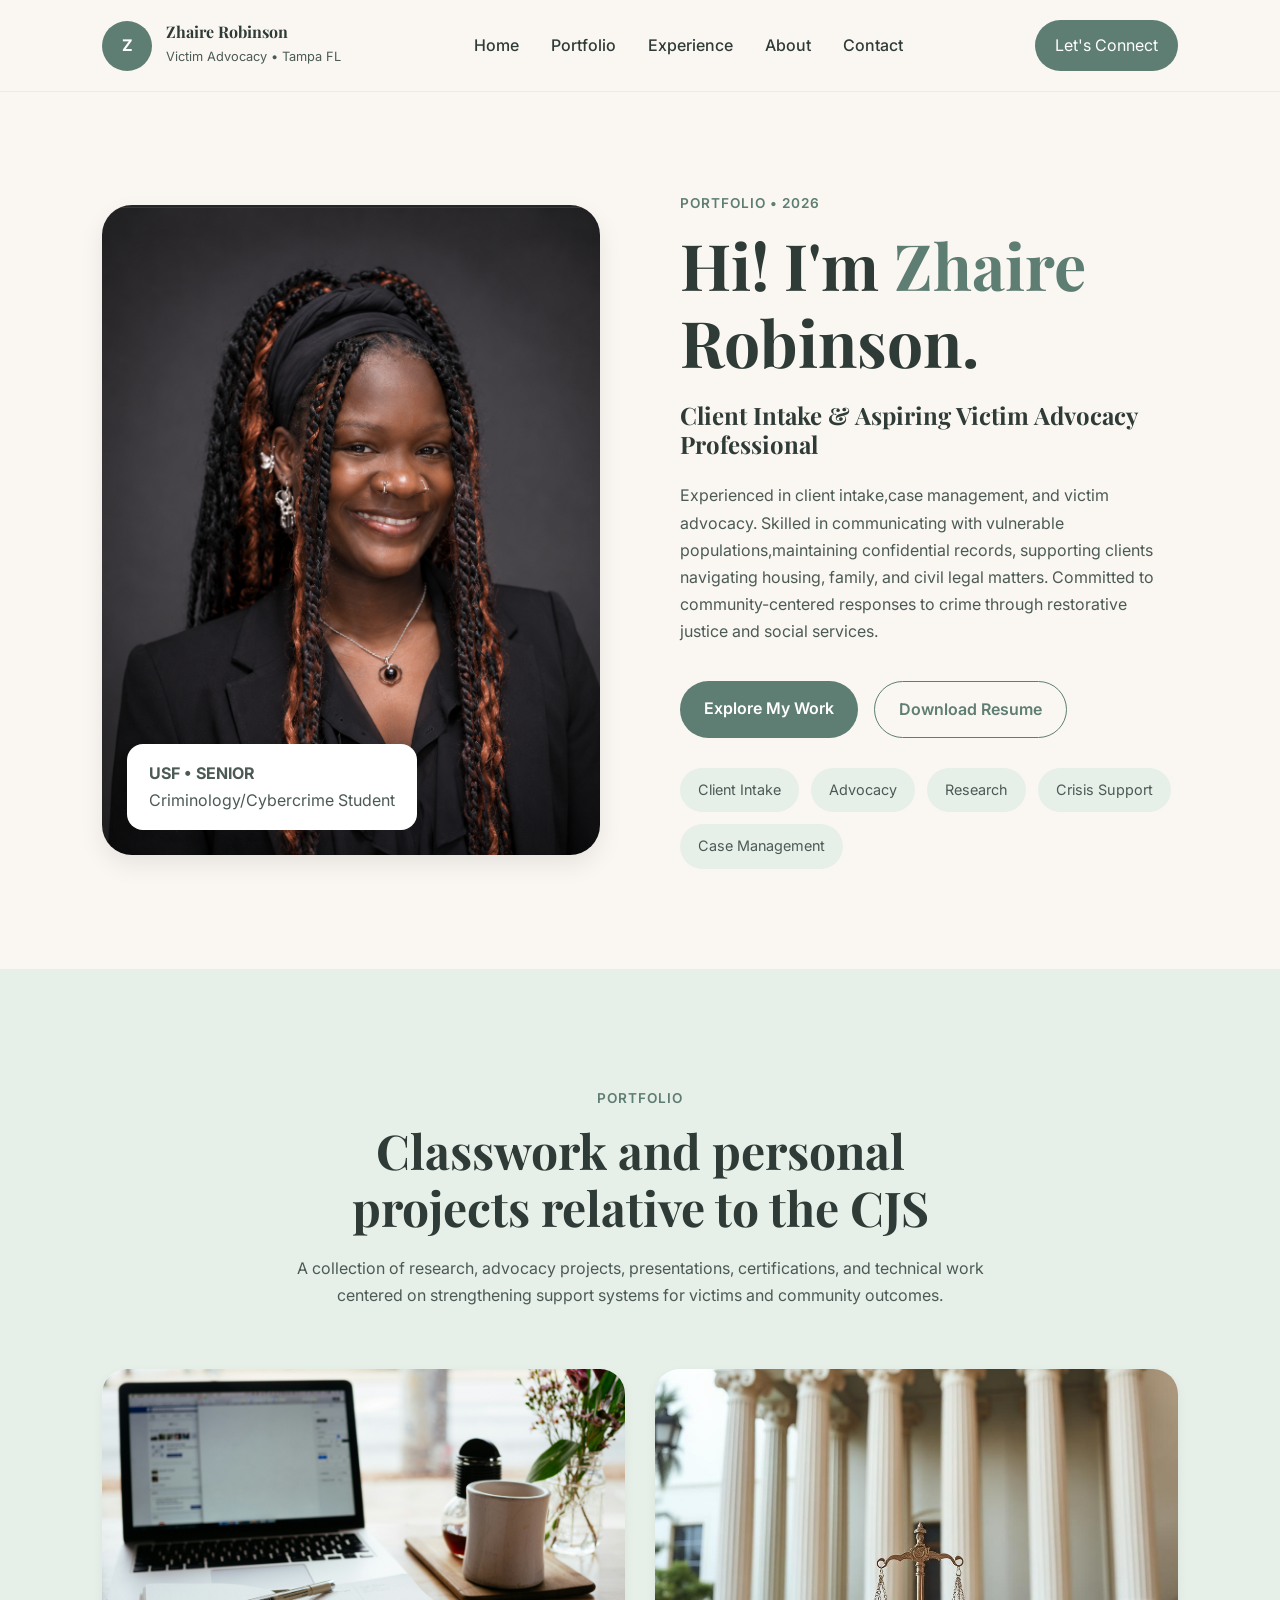
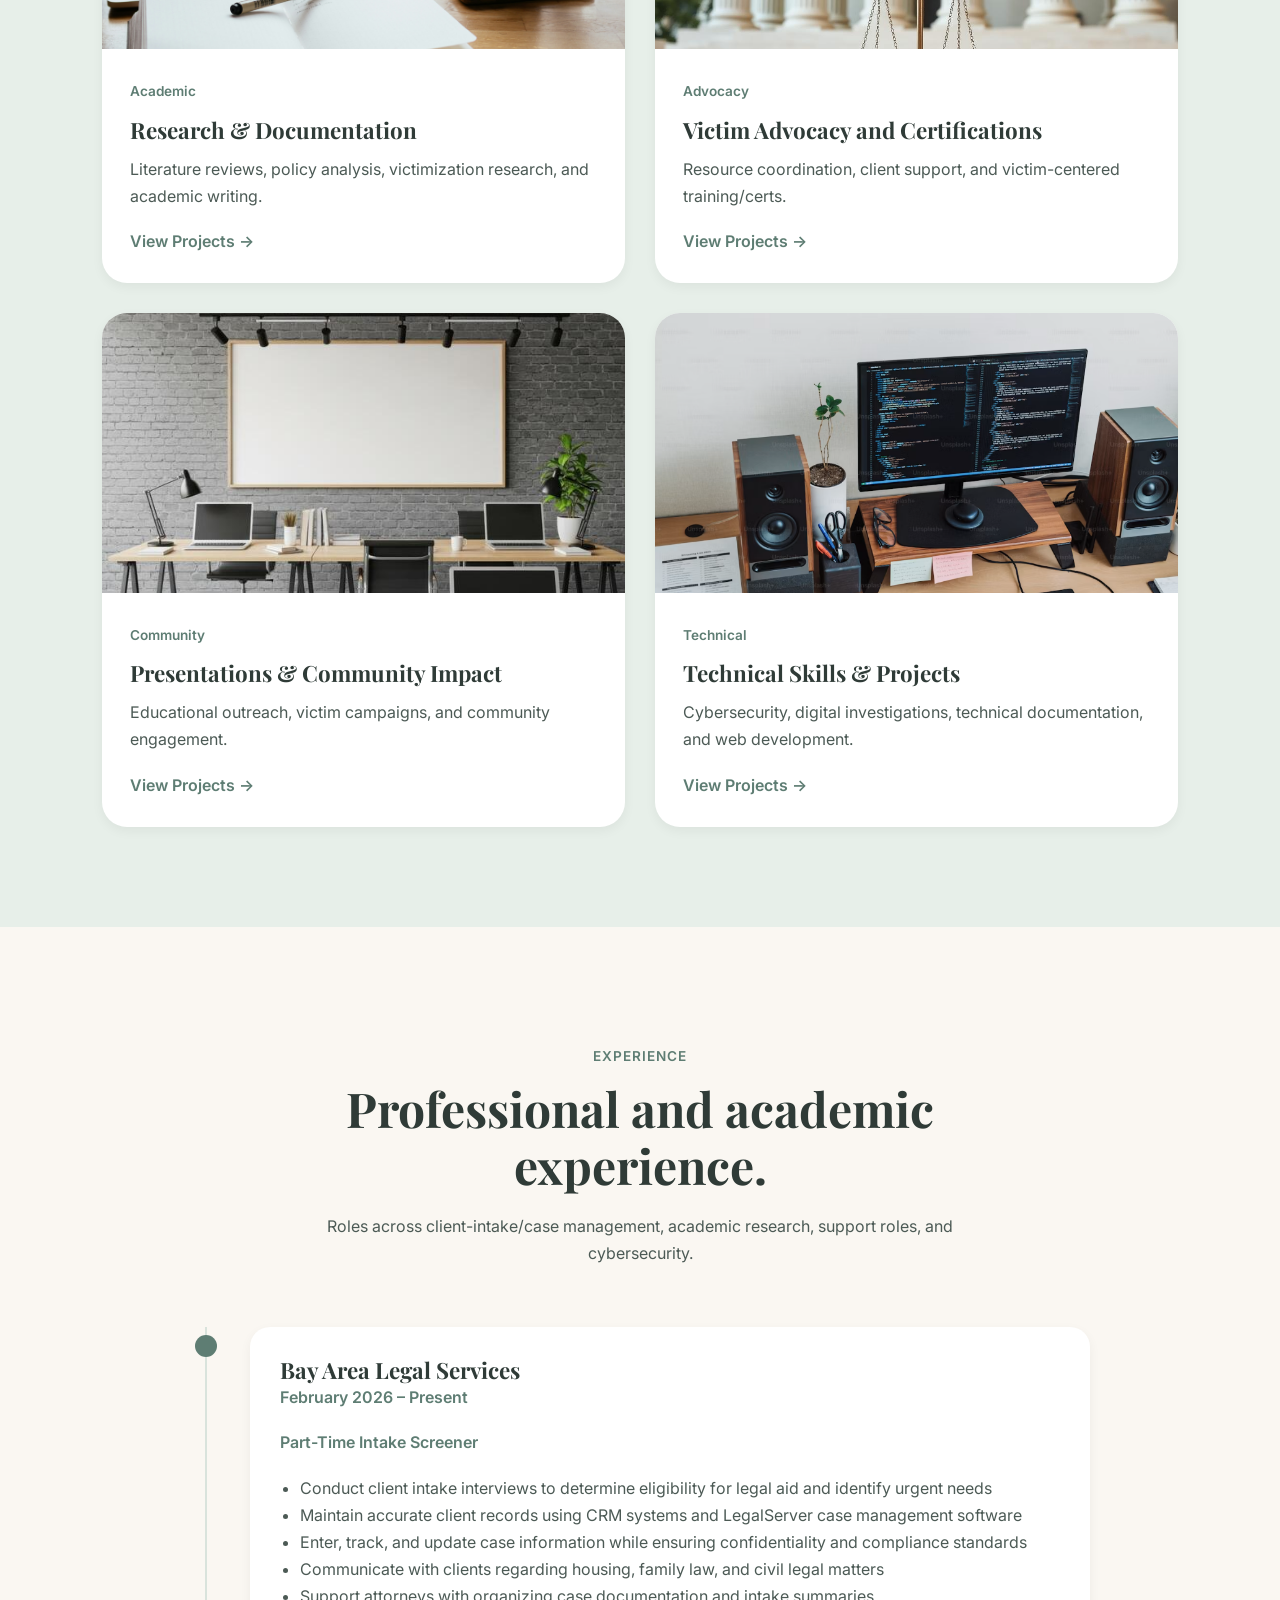
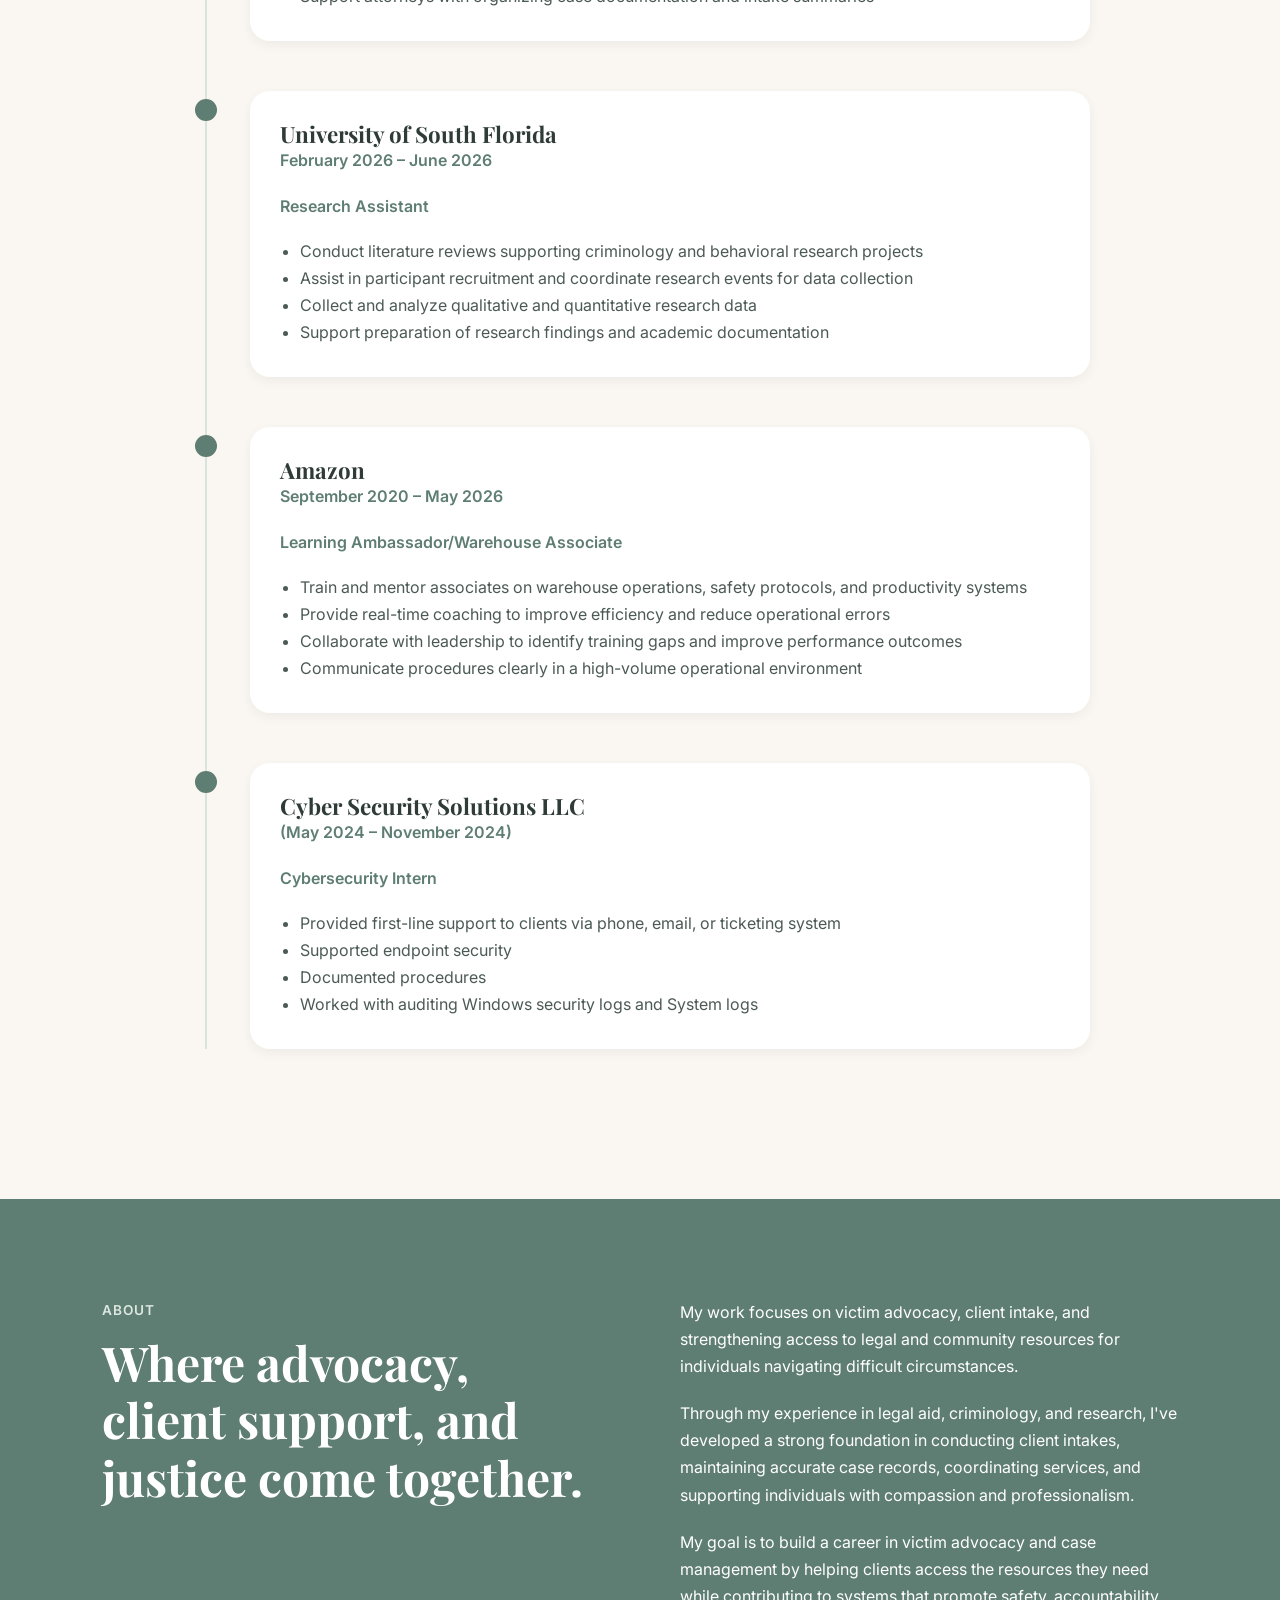
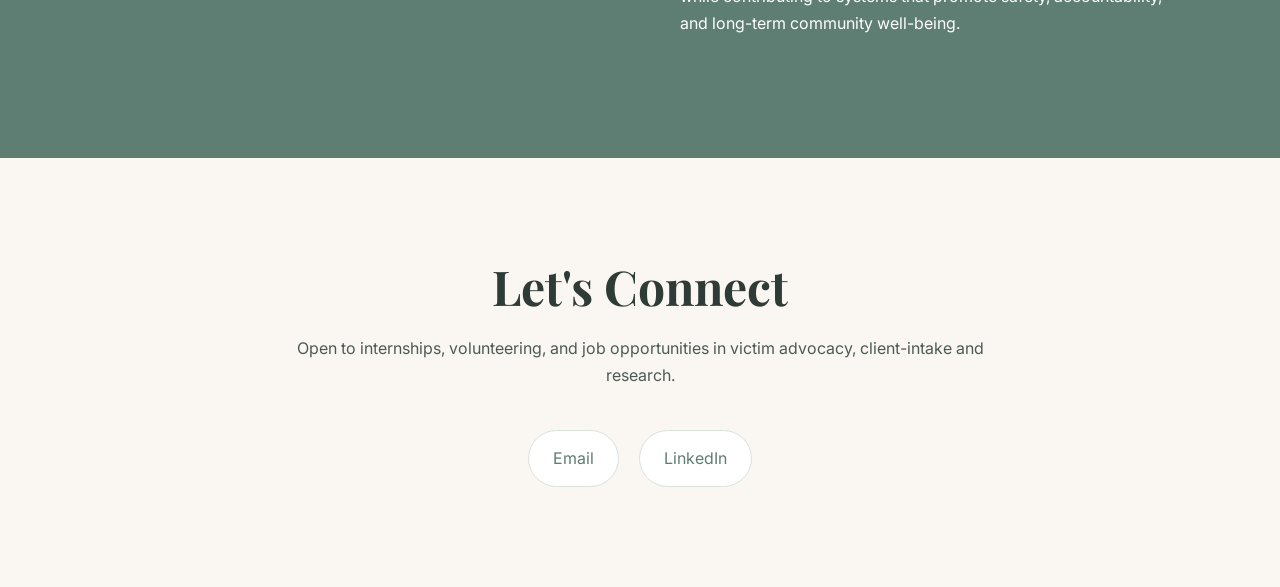
<file: index.html>
<!DOCTYPE html>
<html lang="en">
<head>
    <meta charset="UTF-8">
    <meta name="viewport" content="width=device-width, initial-scale=1.0">

    <title>Zhaire Robinson | Portfolio</title>

    <link rel="stylesheet" href="styles.css">

    <link rel="preconnect" href="https://fonts.googleapis.com">
    <link rel="preconnect" href="https://fonts.gstatic.com" crossorigin>

    <link href="https://fonts.googleapis.com/css2?family=Inter:wght@300;400;500;600&family=Playfair+Display:wght@500;600;700&display=swap" rel="stylesheet">
</head>

<body>

    <!-- NAVIGATION -->

    <header class="navbar">
        <div class="logo">
            <div class="logo-circle">Z</div>

            <div>
                <h3>Zhaire Robinson</h3>
                <span>Victim Advocacy • Tampa FL</span>
            </div>
        </div>

        <nav>
            <ul>
                <li><a href="#hero">Home</a></li>
                <li><a href="#portfolio">Portfolio</a></li>
                <li><a href="#experience">Experience</a></li>
                <li><a href="#about">About</a></li>
                <li><a href="#contact">Contact</a></li>
            </ul>
        </nav>

        <a href="#contact" class="connect-btn">
            Let's Connect
        </a>

        <button class="mobile-toggle">
            ☰
        </button>
    </header>

    <!-- HERO -->

    <section id="hero" class="hero">

        <div class="hero-image">

            <div class="image-frame">
                <img src="assets/zhaire-headshot.jpg" alt="Zhaire Robinson">
            </div>

            <div class="school-badge">
                <strong>USF • SENIOR</strong>
                <span>Criminology/Cybercrime Student</span>
            </div>

        </div>

        <div class="hero-content">

            <p class="section-label">
                Portfolio • 2026
            </p>

            <h1>
                Hi! I'm
                <span>Zhaire</span>
                Robinson.
            </h1>

            <h2>
            Client Intake & Aspiring Victim Advocacy Professional
            </h2>

            <p class="hero-description">
                Experienced in client intake,case management, and victim advocacy. 
                Skilled in communicating with vulnerable populations,maintaining 
                confidential records, supporting clients navigating housing, family, 
                and civil legal matters. Committed to community-centered responses 
                to crime through restorative justice and social services.
            </p>

            <div class="hero-buttons">

                <a href="#portfolio" class="primary-btn">
                    Explore My Work
                </a>

                <a
                    href="assets/resumeCJS.pdf"
                    download
                    class="secondary-btn"
                >
                    Download Resume
                </a>

            </div>

            <div class="hero-tags">
                <span>Client Intake</span>
                <span>Advocacy</span>
                <span>Research</span>
                <span>Crisis Support</span>
                <span>Case Management</span>
            </div>

        </div>

    </section>

    <!-- PORTFOLIO -->

    <section id="portfolio" class="portfolio">

        <div class="section-header">

            <p class="section-label">
                Portfolio
            </p>

            <h2>
                Classwork and personal projects relative to the CJS
            </h2>

            <p>
                A collection of research, advocacy projects,
                presentations, certifications, and technical work centered on
                strengthening support systems for victims and community outcomes.
            </p>

        </div>

        <div class="portfolio-grid">

            <article class="portfolio-card">

                <img src="assets/research-1.jpg" alt="Research">

                <div class="card-content">

                    <span class="card-category">
                        Academic
                    </span>

                    <h3>
                        Research &
                        Documentation
                    </h3>

                    <p>
                        Literature reviews, policy analysis,
                        victimization research, and academic writing.
                    </p>

                    <a href="portfolio/research.html">
                        View Projects →
                    </a>

                </div>

            </article>

            <article class="portfolio-card">

                <img src="assets/advocacy-1.jpg" alt="Advocacy">

                <div class="card-content">

                    <span class="card-category">
                        Advocacy
                    </span>

                    <h3>
                        Victim Advocacy and Certifications
                    </h3>

                    <p>
                        Resource coordination,
                        client support, and victim-centered training/certs.
                    </p>

                    <a href="portfolio/advocacy.html">
                        View Projects →
                    </a>

                </div>

            </article>

            <article class="portfolio-card">

                <img src="assets/presentation-1.jpg" alt="Presentations">

                <div class="card-content">

                    <span class="card-category">
                        Community
                    </span>

                    <h3>
                        Presentations &
                        Community Impact
                    </h3>

                    <p>
                        Educational outreach, victim campaigns, and community engagement.
                    </p>

                    <a href="portfolio/presentations.html">
                        View Projects →
                    </a>

                </div>

            </article>

            <article class="portfolio-card">

                <img src="assets/technical-1.jpg" alt="Technical">

                <div class="card-content">

                    <span class="card-category">
                        Technical
                    </span>

                    <h3>
                        Technical Skills &
                        Projects
                    </h3>

                    <p>
                        Cybersecurity, digital investigations,
                        technical documentation, and web development.
                    </p>

                    <a href="portfolio/technical.html">
                        View Projects →
                    </a>

                </div>

            </article>

        </div>

    </section>

    <!-- EXPERIENCE -->

    <section id="experience" class="experience">

        <div class="section-header">

            <p class="section-label">
                Experience
            </p>

            <h2>
                Professional and academic experience.
            </h2>

            <p>
                Roles across client-intake/case management, academic research,
                support roles, and cybersecurity.
            </p>

        </div>

        <div class="timeline">

            <div class="timeline-item">

                <div class="dot"></div>

                <div class="timeline-content">

                    <h3>Bay Area Legal Services</h3>

                    <span class="timeline-dates">
                        February 2026 – Present
                    </span>

                    <span>Part-Time Intake Screener</span>

                    <ul>
                        <li>Conduct client intake interviews to determine eligibility for legal aid and identify urgent needs</li>
                        <li>Maintain accurate client records using CRM systems and LegalServer case management software</li>
                        <li>Enter, track, and update case information while ensuring confidentiality and compliance standards</li>
                        <li>Communicate with clients regarding housing, family law, and civil legal matters</li>
                        <li>Support attorneys with organizing case documentation and intake summaries</li>
                    </ul>

                </div>

            </div>

            <div class="timeline-item">

                <div class="dot"></div>

                <div class="timeline-content">

                    <h3>University of South Florida</h3>

                    <span class="timeline-dates">
                        February 2026 – June 2026
                    </span>

                    <span>Research Assistant</span>

                    <ul>
                        <li>Conduct literature reviews supporting criminology and behavioral research projects</li>
                        <li>Assist in participant recruitment and coordinate research events for data collection</li>
                        <li>Collect and analyze qualitative and quantitative research data</li>
                        <li>Support preparation of research findings and academic documentation</li>
                    </ul>

                </div>

            </div>

            <div class="timeline-item">

                <div class="dot"></div>

                <div class="timeline-content">

                    <h3>Amazon</h3>

                    <span class="timeline-dates">
                        September 2020 – May 2026
                    </span>

                    <span>Learning Ambassador/Warehouse Associate</span>

                    <ul>
                        <li>Train and mentor associates on warehouse operations, safety protocols, and productivity systems</li>
                        <li>Provide real-time coaching to improve efficiency and reduce operational errors</li>
                        <li>Collaborate with leadership to identify training gaps and improve performance outcomes</li>
                        <li>Communicate procedures clearly in a high-volume operational environment</li>
                    </ul>

                </div>

            </div>

            <div class="timeline-item">

                <div class="dot"></div>

                <div class="timeline-content">

                    <h3>Cyber Security Solutions LLC</h3>

                    <span class="timeline-dates">
                        (May 2024 – November 2024)
                    </span>

                    <span>Cybersecurity Intern</span>

                    <ul>
                        <li>Provided first-line support to clients via phone, email, or ticketing system</li>
                        <li>Supported endpoint security</li>
                        <li>Documented procedures</li>
                        <li>Worked with auditing Windows security logs and System logs</li>
                    </ul>

                </div>

            </div>

        </div>
    </section>

    <!-- ABOUT -->

    <section id="about" class="about">

        <div class="about-grid">

            <div class="about-left">

                <p class="section-label">
                    About
                </p>

                <h2>
                    Where advocacy, client support, 
                    and justice come together.

                </h2>

            </div>

            <div class="about-right">

                <p>
                    My work focuses on victim advocacy, client intake, and strengthening access to legal and community resources for individuals navigating difficult circumstances.
                </p>

                <p>
                    Through my experience in legal aid, criminology, and research, I've developed a strong foundation in conducting client intakes, maintaining accurate case records, 
                    coordinating services, and supporting individuals with compassion and professionalism.
                </p>

                <p>
                    My goal is to build a career in victim advocacy and case management by helping clients access the resources they need while contributing to systems that promote safety, 
                    accountability, and long-term community well-being.
                </p>

            </div>

        </div>

    </section>

    <!-- CONTACT -->

    <section id="contact" class="contact">

        <h2>Let's Connect</h2>

        <p>
            Open to internships, volunteering, and job opportunities in victim advocacy,
            client-intake and research.
        </p>

        <div class="contact-links">

            <a href="mailto:ztrobinson@usf.edu.">
                Email
            </a>

            <a href="https://www.linkedin.com/in/zhaire-robinson-4573062a9/">
                LinkedIn
            </a>

        </div>

    </section>

    <script src="script.js"></script>

</body>
</html>
</file>
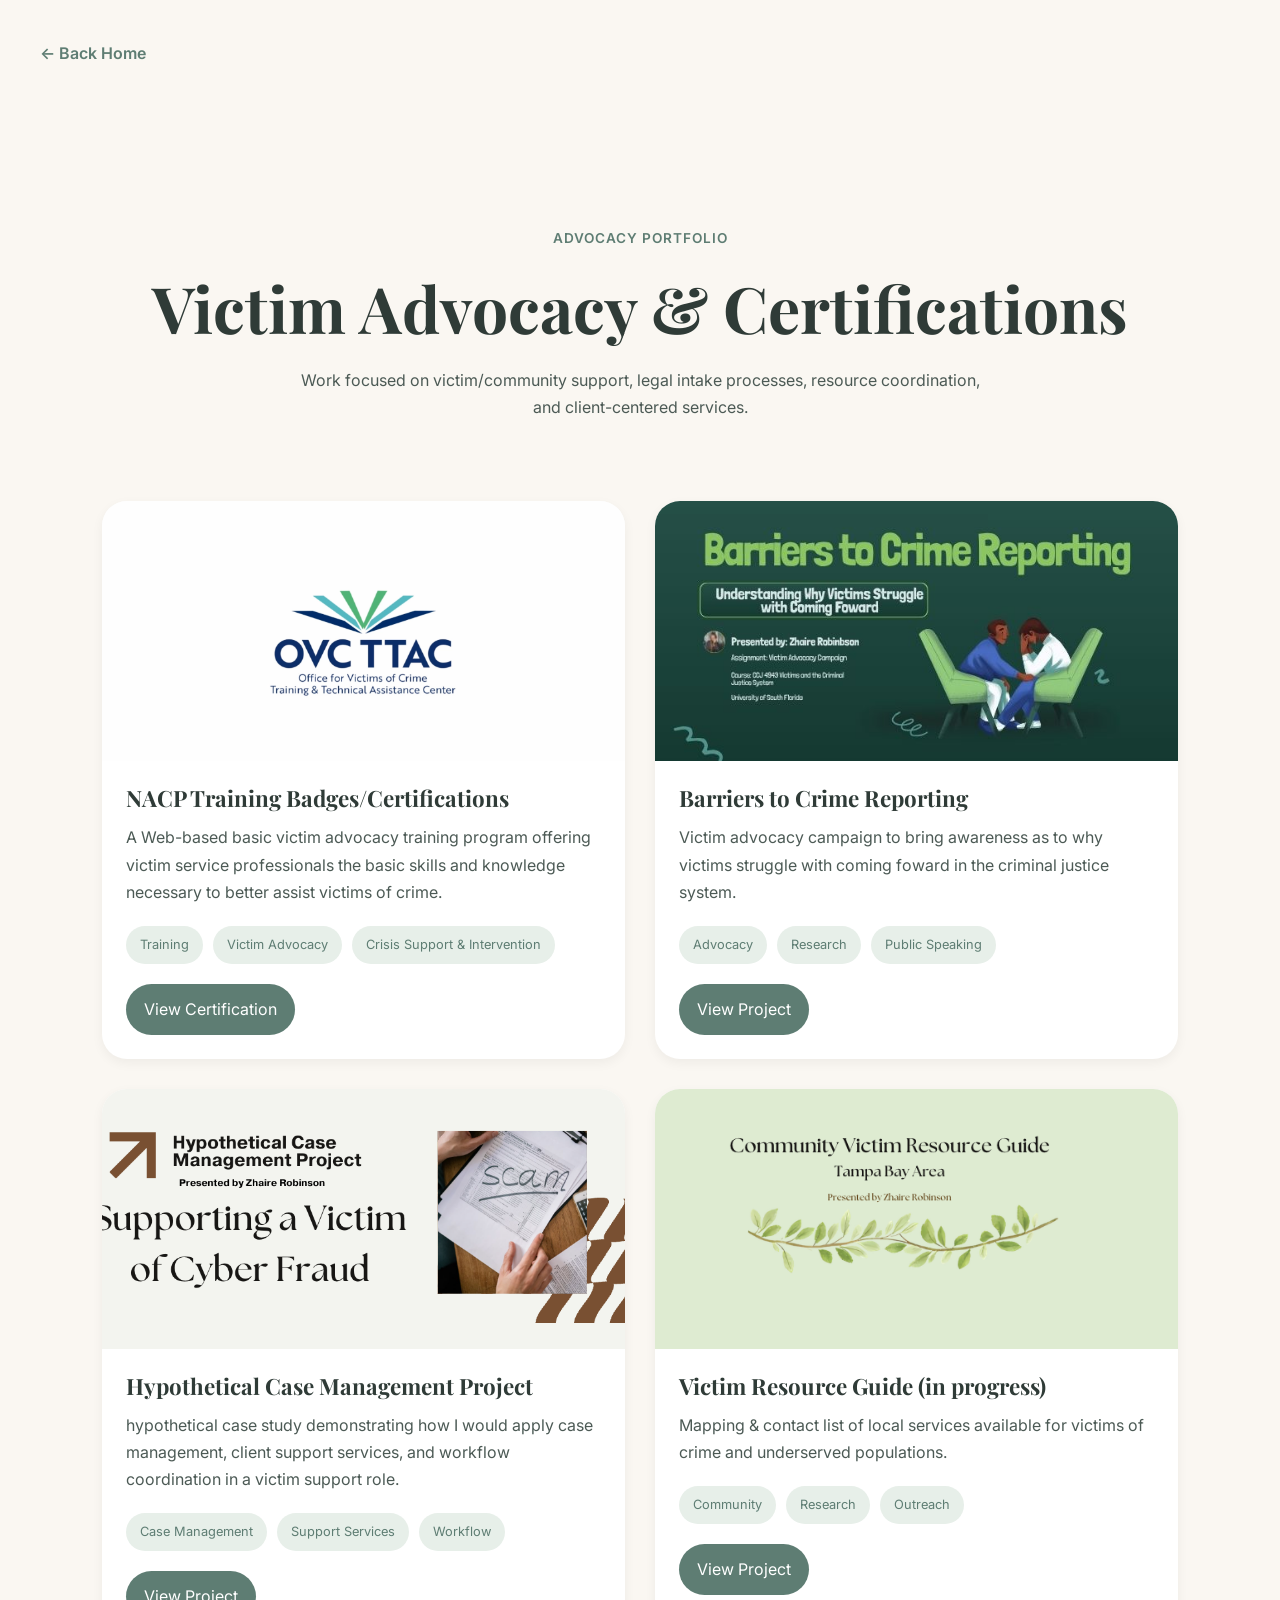
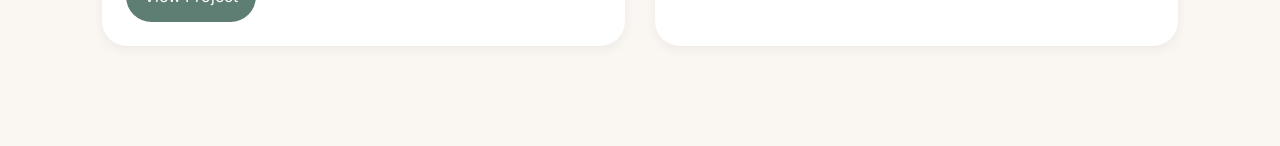
<file: portfolio/advocacy.html>
<!DOCTYPE html>
<html lang="en">
<head>
<meta charset="UTF-8">
<meta name="viewport" content="width=device-width, initial-scale=1.0">

<title>Victim Advocacy & Certifications</title>

<link rel="stylesheet" href="../styles.css">

<link href="https://fonts.googleapis.com/css2?family=Inter:wght@300;400;500;600&family=Playfair+Display:wght@500;600;700&display=swap" rel="stylesheet">
</head>

<body>

<a href="../index.html" class="back-home">
← Back Home
</a>

<section class="page-header">

<p class="section-label">Advocacy Portfolio</p>

<h1>Victim Advocacy & Certifications</h1>

<p>
Work focused on victim/community support, legal intake processes,
resource coordination, and client-centered services.
</p>

</section>

<section class="projects">

<div class="project-grid">

<div class="project-card">

<img src="../assets/cert-advocacy.jpg" alt="VAT online training Logo">

<div class="project-info">

<h3>NACP Training Badges/Certifications</h3>

<p>
A Web-based basic victim advocacy training program
offering victim service professionals the basic skills and knowledge necessary to better 
assist victims of crime.
</p>

<div class="tags">
<span>Training</span>
<span>Victim Advocacy</span>
<span>Crisis Support & Intervention</span>
</div>

<a href="../assets/certs-advocacy.pdf" class="project-btn">View Certification</a>

</div>
</div>

<div class="project-card">

<img src="../assets/barriers-project.jpg" alt="A counselor comforting a patient seated in chairs">

<div class="project-info">

<h3>Barriers to Crime Reporting</h3>

<p>
Victim advocacy campaign to bring awareness as to why victims 
struggle with coming foward in the criminal justice system.
</p>

<div class="tags">
<span>Advocacy</span>
<span>Research</span>
<span>Public Speaking</span>
</div>

<a href="../assets/barriers-project.mp4" class="project-btn" target="_blank">
    View Project
</a>

</div>
</div>

<div class="project-card">

<img src="../assets/casemanage-project.jpg" alt=" image of a paper with the words scam on it indicating a victim of fraud/scam">

<div class="project-info">

<h3>Hypothetical Case Management Project</h3>

<p>
hypothetical case study demonstrating
how I would apply case management, client support services, and workflow coordination in a 
victim support role.
</p>

<div class="tags">
<span>Case Management</span>
<span>Support Services</span>
<span>Workflow</span>
</div>

<a href="https://canva.link/cmxtazhj5t4gs5e" class="project-btn">View Project</a>

</div>
</div>

<div class="project-card">

<img src="../assets/advocacy-2.jpg" alt="green background with a small branch covered in leaves underneath the title of the project">

<div class="project-info">

<h3>Victim Resource Guide (in progress)</h3>

<p>
Mapping & contact list of local services available for
victims of crime and underserved populations.
</p>

<div class="tags">
<span>Community</span>
<span>Research</span>
<span>Outreach</span>
</div>

<a href="#" class="project-btn">View Project</a>

</div>
</div>

</div>

</section>

<script src="../script.js"></script>

</body>
</html>
</file>
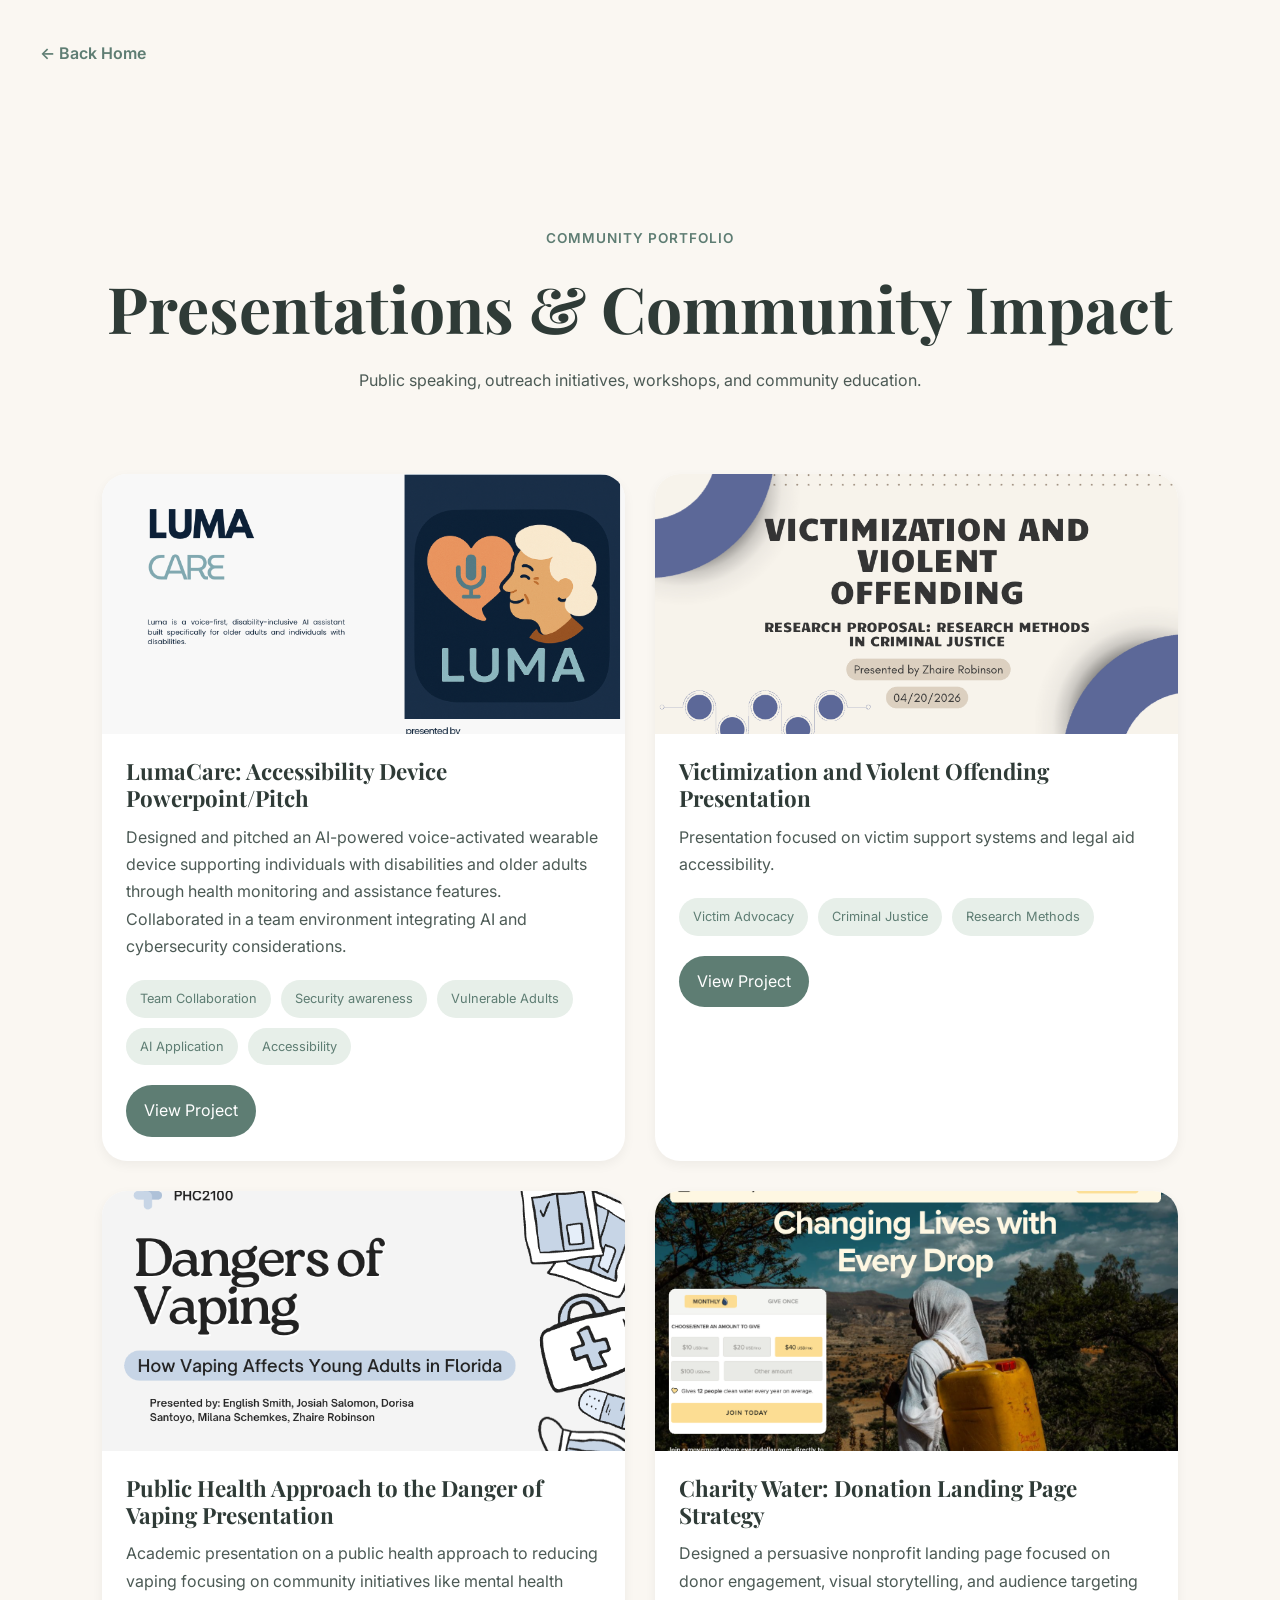
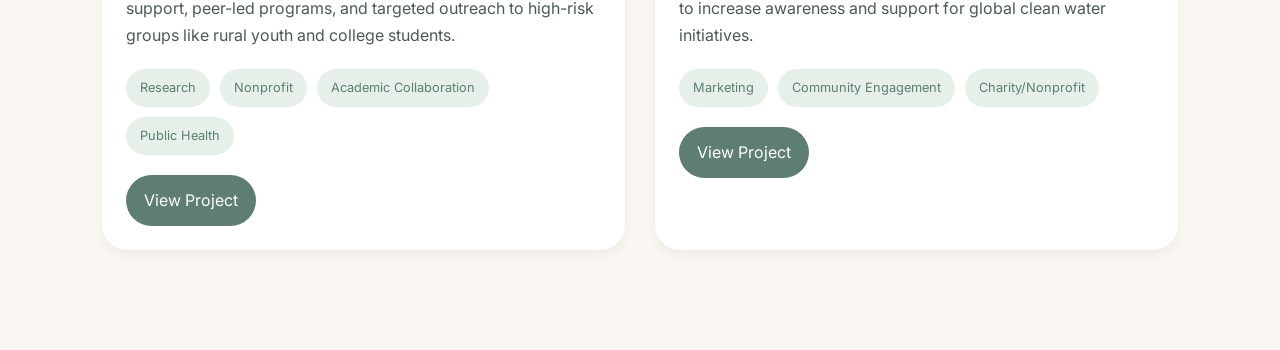
<file: portfolio/presentations.html>
<!DOCTYPE html>
<html lang="en">
<head>
<meta charset="UTF-8">
<meta name="viewport" content="width=device-width, initial-scale=1.0">

<title>Presentations & Community Impact</title>

<link rel="stylesheet" href="../styles.css">

<link href="https://fonts.googleapis.com/css2?family=Inter:wght@300;400;500;600&family=Playfair+Display:wght@500;600;700&display=swap" rel="stylesheet">
</head>

<body>

<a href="../index.html" class="back-home">
← Back Home
</a>

<section class="page-header">

<p class="section-label">Community Portfolio</p>

<h1>Presentations & Community Impact</h1>

<p>
Public speaking, outreach initiatives, workshops,
and community education.
</p>

</section>

<section class="projects">

<div class="project-grid">

<div class="project-card">

<img src="../assets/Luma.png" alt="Presentation">

<div class="project-info">

<h3>LumaCare: Accessibility Device Powerpoint/Pitch</h3>

<p>
Designed and pitched an AI-powered voice-activated wearable device supporting individuals 
with disabilities and older adults through health monitoring and assistance features. Collaborated in 
a team environment integrating AI and cybersecurity considerations.
</p>

<div class="tags">
<span>Team Collaboration</span>
<span>Security awareness</span>
<span>Vulnerable Adults</span>
<span>AI Application</span>
<span>Accessibility</span>
</div>

<a href="../assets/LumaCare Hackathon Project.pdf" class="project-btn">View Project</a>

</div>
</div>

<div class="project-card">

<img src="../assets/victim-powerpoint.png" alt="Presentation">

<div class="project-info">

<h3>Victimization and Violent Offending Presentation</h3>

<p>
Presentation focused on victim support systems
and legal aid accessibility.
</p>

<div class="tags">
<span>Victim Advocacy</span>
<span>Criminal Justice</span>
<span>Research Methods</span>
</div>

<a href="../assets/Victimization and Violent Offending Presentation.pdf" class="project-btn">View Project</a>

</div>
</div>

<div class="project-card">

<img src="../assets/vaping.png" alt="Presentation">

<div class="project-info">

<h3> Public Health Approach to the Danger of Vaping Presentation</h3>

<p>
Academic presentation on a public health approach to reducing vaping 
focusing on community initiatives like mental health support, peer-led programs, 
and targeted outreach to high-risk groups like rural youth and college students.
</p>

<div class="tags">
<span>Research</span>
<span>Nonprofit</span>
<span>Academic Collaboration</span>
<span>Public Health</span>
</div>

<a href="https://canva.link/hyq6nhvxweedw05" class="project-btn">View Project</a>

</div>
</div>

<div class="project-card">

<img src="../assets/nonprofit-landingpage.png" alt="Presentation">

<div class="project-info">

<h3>Charity Water: Donation Landing Page Strategy</h3>

<p>
Designed a persuasive nonprofit landing page focused on donor engagement, visual storytelling, 
and audience targeting to increase awareness and support for global clean water initiatives. 
</p>

<div class="tags">
<span>Marketing</span>
<span>Community Engagement</span>
<span>Charity/Nonprofit</span>
</div>

<a href="https://docs.google.com/presentation/d/e/2PACX-1vTDlS8K5rGN7J95vCdMOq07gd50S0SJ2WPDipCxmCxV1NBKsn5-Z1UFaaSfNUEzVQ/pub?start=false&loop=false&delayms=30000" class="project-btn">View Project</a>

</div>
</div>

</div>

</section>

<script src="../script.js"></script>

</body>
</html>
</file>
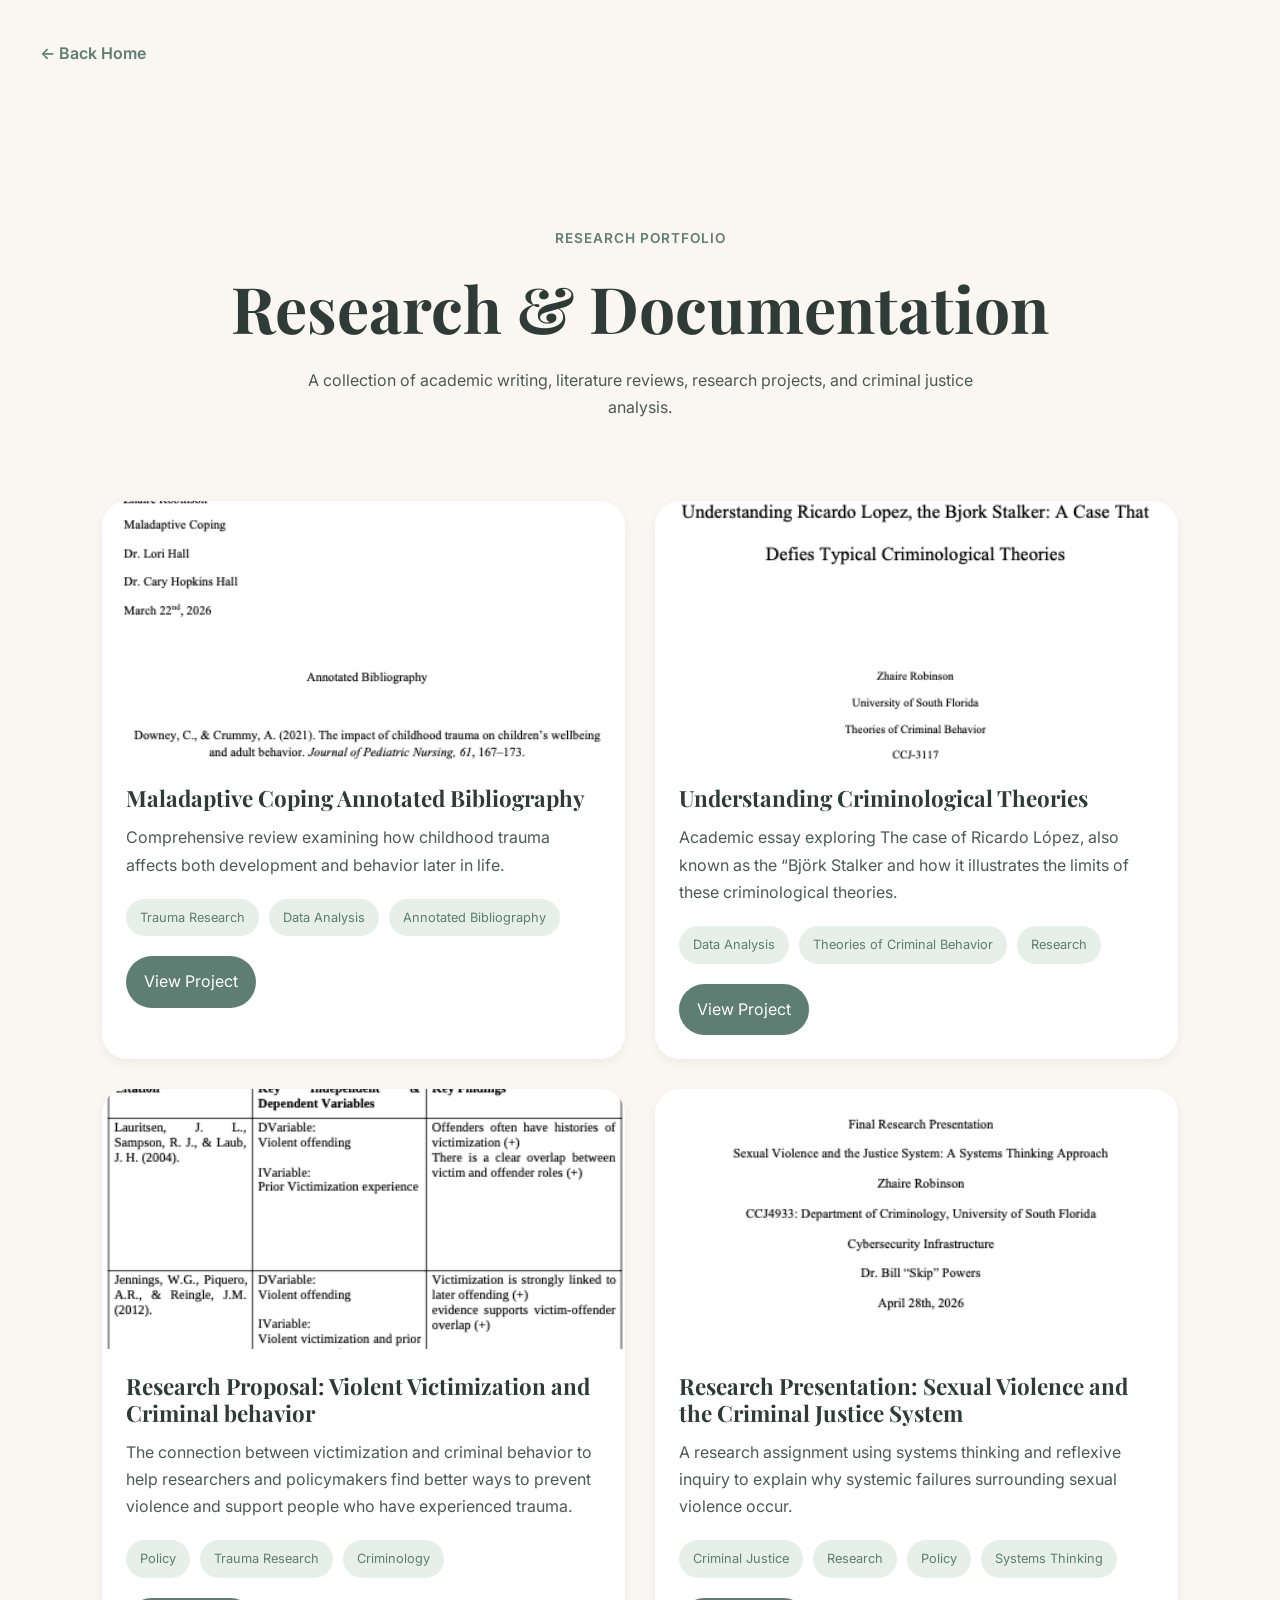
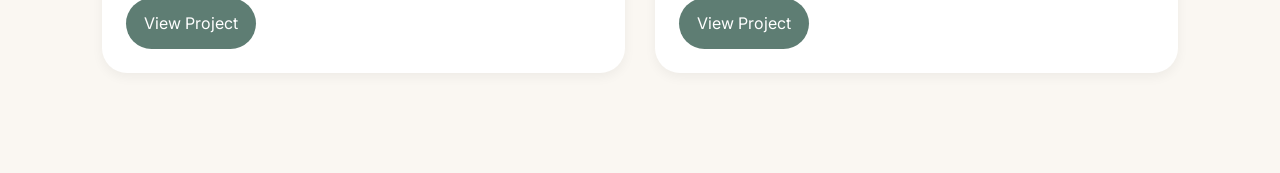
<file: portfolio/research.html>
<!DOCTYPE html>
<html lang="en">
<head>
<meta charset="UTF-8">
<meta name="viewport" content="width=device-width, initial-scale=1.0">

<title>Research & Documentation</title>

<link rel="stylesheet" href="../styles.css">

<link href="https://fonts.googleapis.com/css2?family=Inter:wght@300;400;500;600&family=Playfair+Display:wght@500;600;700&display=swap" rel="stylesheet">
</head>

<body>

<a href="../index.html" class="back-home">
← Back Home
</a>

<section class="page-header">

<p class="section-label">
Research Portfolio
</p>

<h1>
Research & Documentation
</h1>

<p>
A collection of academic writing, literature reviews,
research projects, and criminal justice analysis.
</p>

</section>

<section class="projects">

<div class="project-grid">

<div class="project-card">

<img src="../assets/maladaptive coping .png" alt="Research">

<div class="project-info">

<h3>Maladaptive Coping Annotated Bibliography</h3>

<p>
Comprehensive review examining how childhood trauma affects
both development and behavior later in life.
</p>

<div class="tags">
<span>Trauma Research</span>
<span>Data Analysis</span>
<span>Annotated Bibliography</span>
</div>

<a href="../assets/AB_MC_Zhaire (1).pdf" class="project-btn">
View Project
</a>

</div>
</div>

<div class="project-card">

<img src="../assets/bjork-stalker.png" alt="Research">

<div class="project-info">

<h3>Understanding Criminological Theories</h3>

<p>
Academic essay exploring The case of Ricardo López,
also known as the “Björk Stalker and how it illustrates the limits of these criminological theories.
</p>

<div class="tags">
<span>Data Analysis</span>
<span>Theories of Criminal Behavior</span>
<span>Research</span>
</div>

<a href="../assets/Understanding Ricardo Lopez, the Bjork Stalker; A Case That Defies Typical Criminological Theories.pdf" class="project-btn">
View Project
</a>

</div>
</div>

<div class="project-card">

<img src="../assets/research-chart.png" alt="Research Paper title page"">

<div class="project-info">

<h3>Research Proposal: Violent Victimization and Criminal behavior</h3>

<p>
The connection between victimization and criminal behavior to help
researchers and policymakers find better ways to prevent violence and support people who have
experienced trauma.
</p>

<div class="tags">
<span>Policy</span>
<span>Trauma Research</span>
<span>Criminology</span>
</div>

<a href="../assets/violent-crime-and-criminal-behavior-research -proposalpdf.pdf" class="project-btn">
View Project
</a>

</div>
</div>

<div class="project-card">

<img src="../assets/Sexual-Violence-Research-.png" alt="Research Paper title page">

<div class="project-info">

<h3> Research Presentation: Sexual Violence and the Criminal Justice System</h3>

<p>
A research assignment using systems thinking and reflexive inquiry to explain why
systemic failures surrounding sexual violence occur.
</p>

<div class="tags">
<span>Criminal Justice</span>
<span>Research</span>
<span>Policy</span>
<span>Systems Thinking</span>
</div>

<a href="../assets/Sexual Violence and the Justice System - A Systems Thinking Approach.pdf" class="project-btn">
View Project
</a>

</div>
</div>

</div>

</section>

<script src="../script.js"></script>

</body>
</html>
</file>
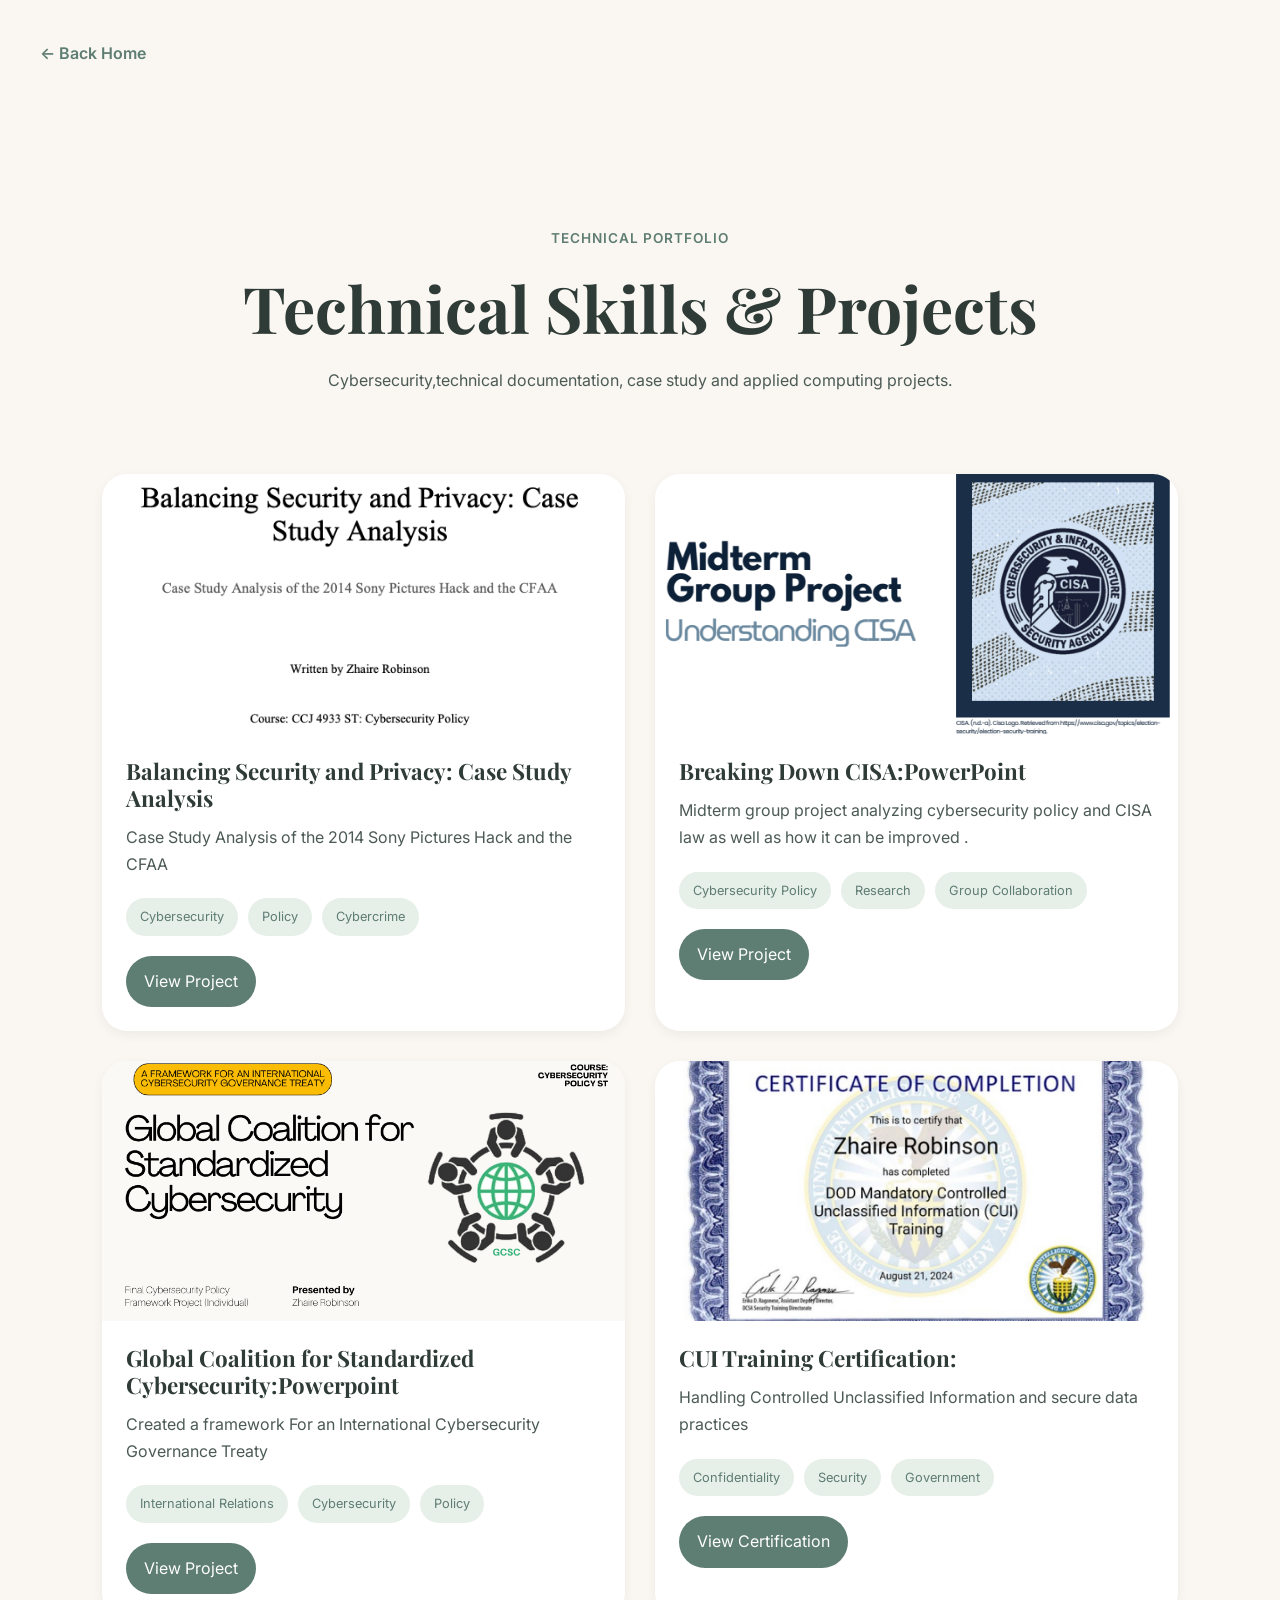
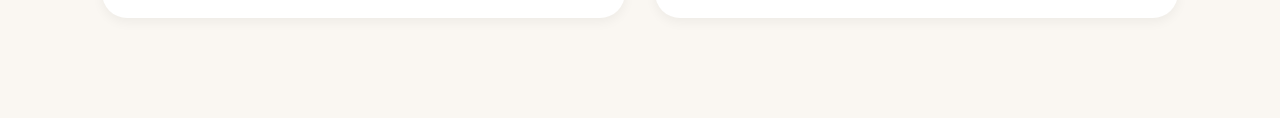
<file: portfolio/technical.html>
<!DOCTYPE html>
<html lang="en">
<head>
<meta charset="UTF-8">
<meta name="viewport" content="width=device-width, initial-scale=1.0">

<title>Technical Skills & Projects</title>

<link rel="stylesheet" href="../styles.css">

<link href="https://fonts.googleapis.com/css2?family=Inter:wght@300;400;500;600&family=Playfair+Display:wght@500;600;700&display=swap" rel="stylesheet">
</head>

<body>

<a href="../index.html" class="back-home">
← Back Home
</a>

<section class="page-header">

<p class="section-label">Technical Portfolio</p>

<h1>Technical Skills & Projects</h1>

<p>
Cybersecurity,technical documentation, case study
and applied computing projects.
</p>

</section>

<section class="projects">

<div class="project-grid">

<div class="project-card">

<img src="../assets/casestudy-sonyhack.png" alt="Technical">

<div class="project-info">

<h3>Balancing Security and Privacy: Case
Study Analysis</h3>

<p>
Case Study Analysis of the 2014 Sony Pictures Hack and the CFAA
</p>

<div class="tags">
<span>Cybersecurity</span>
<span>Policy</span>
<span>Cybercrime</span>
</div>

<a href="../assets/Case-Study-2014-Sony.pdf" class="project-btn">View Project</a>

</div>
</div>

<div class="project-card">

<img src="../assets/group-cisa.png" alt="Technical">

<div class="project-info">

<h3>Breaking Down CISA:PowerPoint</h3>

<p>
Midterm group project analyzing cybersecurity policy and CISA
law as well as how it can be improved .
</p>

<div class="tags">
<span>Cybersecurity Policy</span>
<span>Research</span>
<span>Group Collaboration</span>
</div>

<a href="../assets/Midterm-Group-Project-CISA.pdf" class="project-btn">View Project</a>

</div>
</div>

<div class="project-card">

<img src="../assets/GCSC LAW.png" alt="Technical">

<div class="project-info">

<h3>Global Coalition for Standardized Cybersecurity:Powerpoint</h3>

<p>
Created a framework For an International Cybersecurity Governance Treaty
</p>

<div class="tags">
<span>International Relations</span>
<span>Cybersecurity</span>
<span>Policy</span>
</div>

<a href="../assets/Global Coalition for Standardized Cybersecurity - Final Cybersecurity Policy Framework Project (Individual) (1).pdf" class="project-btn">View Project</a>

</div>
</div>

<div class="project-card">

<img src="../assets/CUI CERT.jpg" alt="Technical">

<div class="project-info">

<h3>CUI Training Certification: </h3>

<p>
Handling Controlled Unclassified Information 
and secure data practices
</p>

<div class="tags">
<span>Confidentiality</span>
<span>Security</span>
<span>Government</span>
</div>

<a href="https://www.linkedin.com/posts/zhaire-robinson-4573062a9_i-have-completed-the-department-of-defense-activity-7232022693770858496-zrei?utm_source=share&utm_medium=member_desktop&rcm=ACoAAEpDHwMBiZbNdEpCJ_csBe_jC_ybgDUmsJc" class="project-btn">View Certification</a>

</div>
</div>

</div>

</section>

<script src="../script.js"></script>

</body>
</html>
</file>
<file: styles.css>
/* ==========================
   ROOT VARIABLES
========================== */

:root {
  --sage: #5e7d73;
  --sage-light: #e7efe9;
  --cream: #faf7f2;
  --coral: #d99272;
  --dark: #2f3b37;
  --text: #4c5a55;
  --border: #d9e3dc;
  --white: #ffffff;

  --shadow-sm: 0 4px 12px rgba(0,0,0,.05);
  --shadow-md: 0 10px 25px rgba(0,0,0,.08);

  --radius: 20px;
  --transition: all .3s ease;
}

/* ==========================
   RESET
========================== */

*{
  margin:0;
  padding:0;
  box-sizing:border-box;
}

html{
  scroll-behavior:smooth;
}

body{
  font-family:'Inter',sans-serif;
  background:var(--cream);
  color:var(--text);
  line-height:1.7;
}

img{
  width:100%;
  display:block;
}

a{
  text-decoration:none;
}

ul{
  list-style:none;
}

/* ==========================
   TYPOGRAPHY
========================== */

h1,h2,h3,h4{
  font-family:'Playfair Display',serif;
  color:var(--dark);
  line-height:1.2;
}

h1{
  font-size:4rem;
}

h2{
  font-size:3rem;
}

h3{
  font-size:1.4rem;
}

.section-label{
  color:var(--sage);
  font-weight:600;
  letter-spacing:1px;
  margin-bottom:12px;
  text-transform:uppercase;
  font-size:.85rem;
}

.section-header{
  max-width:700px;
  margin:0 auto 60px;
  text-align:center;
}

.section-header p{
  margin-top:18px;
}

/* ==========================
   NAVBAR
========================== */

.navbar{
  position:sticky;
  top:0;
  z-index:999;
  background:rgba(250,247,242,.95);
  backdrop-filter:blur(12px);

  display:flex;
  justify-content:space-between;
  align-items:center;

  padding:20px 8%;
  border-bottom:1px solid rgba(0,0,0,.05);
}

.logo{
  display:flex;
  align-items:center;
  gap:14px;
}

.logo-circle{
  width:50px;
  height:50px;
  border-radius:50%;
  background:var(--sage);
  color:white;

  display:flex;
  justify-content:center;
  align-items:center;

  font-weight:bold;
}

.logo h3{
  font-size:1rem;
}

.logo span{
  font-size:.8rem;
}

nav ul{
  display:flex;
  gap:32px;
}

nav a{
  color:var(--dark);
  font-weight:500;
  transition:var(--transition);
}

nav a:hover{
  color:var(--sage);
}

.connect-btn{
  background:var(--sage);
  color:white;
  padding:12px 20px;
  border-radius:999px;
  transition:var(--transition);
}

.connect-btn:hover{
  transform:translateY(-2px);
}

.mobile-toggle{
  display:none;
  background:none;
  border:none;
  font-size:1.8rem;
  cursor:pointer;
}

/* ==========================
   HERO
========================== */

.hero{
  max-width:1300px;
  margin:auto;
  min-height:90vh;

  display:grid;
  grid-template-columns:1fr 1fr;
  gap:80px;

  align-items:center;

  padding:100px 8%;
}

.hero-image{
  position:relative;
}

.image-frame{
  overflow:hidden;
  border-radius:30px;
  box-shadow:var(--shadow-md);
}

.image-frame img{
  height:650px;
  object-fit:cover;
}

.school-badge{
  position:absolute;
  bottom:25px;
  left:25px;

  background:white;
  border-radius:16px;
  padding:16px 22px;

  box-shadow:var(--shadow-sm);
}

.school-badge strong{
  display:block;
}

.hero-content h1{
  margin-bottom:20px;
}

.hero-content h1 span{
  color:var(--sage);
}

.hero-content h2{
  font-size:1.5rem;
  margin-bottom:24px;
}

.hero-description{
  margin-bottom:35px;
  max-width:600px;
}

.hero-buttons{
  display:flex;
  gap:16px;
  margin-bottom:30px;
}

.primary-btn,
.secondary-btn{
  padding:14px 24px;
  border-radius:999px;
  font-weight:600;
  transition:var(--transition);
}

.primary-btn{
  background:var(--sage);
  color:white;
}

.secondary-btn{
  border:1px solid var(--sage);
  color:var(--sage);
}

.primary-btn:hover,
.secondary-btn:hover{
  transform:translateY(-3px);
}

.hero-tags{
  display:flex;
  flex-wrap:wrap;
  gap:12px;
}

.hero-tags span{
  background:var(--sage-light);
  padding:10px 18px;
  border-radius:999px;
  font-size:.9rem;
}

/* ==========================
   PORTFOLIO
========================== */

.portfolio{
  background:var(--sage-light);
  padding:100px 8%;
}

.portfolio-grid{
  max-width:1300px;
  margin:auto;

  display:grid;
  grid-template-columns:repeat(2,1fr);
  gap:30px;
}

.portfolio-card{
  background:white;
  border-radius:25px;
  overflow:hidden;
  box-shadow:var(--shadow-sm);
  transition:var(--transition);
}

.portfolio-card:hover{
  transform:translateY(-8px);
  box-shadow:var(--shadow-md);
}

.portfolio-card img{
  height:280px;
  object-fit:cover;
  transition:.4s;
}

.portfolio-card:hover img{
  transform:scale(1.05);
}

.card-content{
  padding:28px;
}

.card-category{
  color:var(--sage);
  font-weight:600;
  font-size:.85rem;
}

.card-content h3{
  margin:12px 0;
}

.card-content a{
  display:inline-block;
  margin-top:18px;
  color:var(--sage);
  font-weight:600;
}

/* ==========================
   EXPERIENCE
========================== */

.experience{
  padding:100px 8%;
}

.timeline{
  max-width:900px;
  margin:auto;
  position:relative;
}

.timeline::before{
  content:"";
  position:absolute;
  left:15px;
  top:0;
  bottom:0;
  width:2px;
  background:var(--border);
}

.timeline-item{
  position:relative;
  padding-left:60px;
  margin-bottom:50px;
}

.dot{
  position:absolute;
  left:5px;
  top:8px;

  width:22px;
  height:22px;

  background:var(--sage);
  border-radius:50%;
}

.timeline-content{
  background:white;
  padding:30px;
  border-radius:20px;
  box-shadow:var(--shadow-sm);
}

.timeline-content span{
  display:block;
  color:var(--sage);
  margin-bottom:18px;
  font-weight:600;
}

.timeline-content ul{
  list-style:disc;
  padding-left:20px;
}

/* ==========================
   ABOUT
========================== */

.about{
  background:var(--sage);
  color:white;
  padding:100px 8%;
}

.about h2{
  color:white;
}

.about-grid{
  max-width:1300px;
  margin:auto;

  display:grid;
  grid-template-columns:1fr 1fr;
  gap:80px;
}

.about .section-label{
  color:#dce8e1;
}

.about-right p{
  margin-bottom:20px;
}

/* ==========================
   CONTACT
========================== */

.contact{
  padding:100px 8%;
  text-align:center;
}

.contact h2{
  margin-bottom:20px;
}

.contact p{
  max-width:700px;
  margin:auto;
}

.contact-links{
  margin-top:40px;

  display:flex;
  justify-content:center;
  gap:20px;
  flex-wrap:wrap;
}

.contact-links a{
  background:white;
  color:var(--sage);

  border:1px solid var(--border);

  padding:14px 24px;
  border-radius:999px;

  transition:var(--transition);
}

.contact-links a:hover{
  background:var(--sage);
  color:white;
}

/* ==========================
   PAGE HEADER
========================== */

.page-header{
  text-align:center;
  padding:100px 8% 60px;
}

.page-header p{
  max-width:700px;
  margin:20px auto;
}

/* ==========================
   PROJECT PAGES
========================== */

.projects{
  max-width:1300px;
  margin:auto;
  padding:0 8% 100px;
}

.project-grid{
  display:grid;
  grid-template-columns:repeat(2,1fr);
  gap:30px;
}

.project-card{
  background:white;
  border-radius:25px;
  overflow:hidden;
  box-shadow:var(--shadow-sm);
  transition:var(--transition);
}

.project-card:hover{
  transform:translateY(-8px);
}

.project-card img{
  height:260px;
  object-fit:cover;
}

.project-info{
  padding:24px;
}

.project-info h3{
  margin-bottom:12px;
}

.tags{
  display:flex;
  flex-wrap:wrap;
  gap:10px;
  margin:20px 0;
}

.tags span{
  background:var(--sage-light);
  color:var(--sage);
  padding:8px 14px;
  border-radius:999px;
  font-size:.8rem;
}

.project-btn{
  display:inline-block;
  color:white;
  background:var(--sage);

  padding:12px 18px;
  border-radius:999px;
}

/* ==========================
   BACK BUTTON
========================== */

.back-home{
  display:inline-block;
  margin:40px;
  color:var(--sage);
  font-weight:600;
}

/* ==========================
   ANIMATION
========================== */

.fade-up{
  opacity:0;
  transform:translateY(40px);
  transition:.7s ease;
}

.fade-up.show{
  opacity:1;
  transform:translateY(0);
}

/* ==========================
   RESPONSIVE
========================== */

@media (max-width:992px){

  .hero,
  .about-grid{
    grid-template-columns:1fr;
  }

  .portfolio-grid,
  .project-grid{
    grid-template-columns:1fr;
  }

  h1{
    font-size:3rem;
  }

  h2{
    font-size:2.3rem;
  }

  .hero{
    gap:40px;
  }
}

@media (max-width:768px){

  nav{
    display:none;
  }

  .connect-btn{
    display:none;
  }

  .mobile-toggle{
    display:block;
  }

  .navbar{
    padding:18px 5%;
  }

  .hero{
    padding:70px 5%;
  }

  .portfolio,
  .experience,
  .about,
  .contact{
    padding:80px 5%;
  }

  h1{
    font-size:2.5rem;
  }

  h2{
    font-size:2rem;
  }

  .hero-buttons{
    flex-direction:column;
  }
}
</file>
